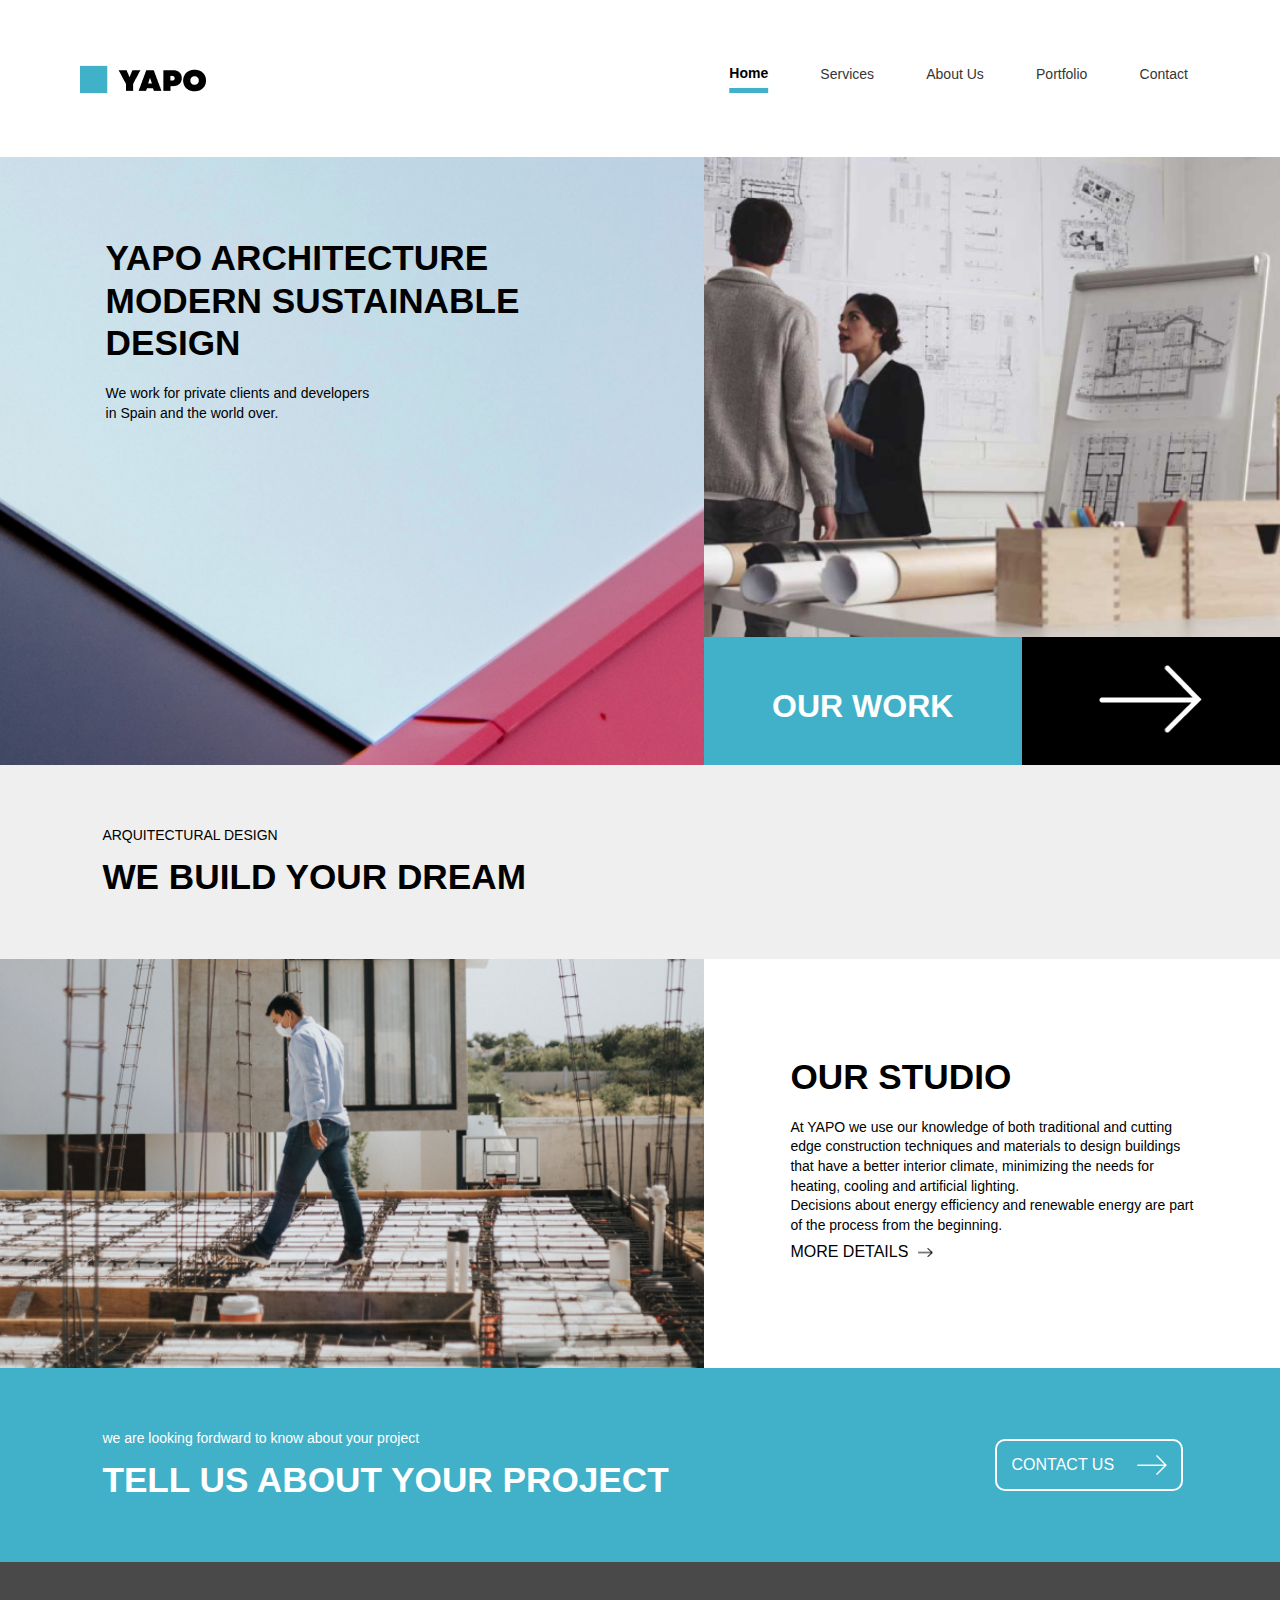
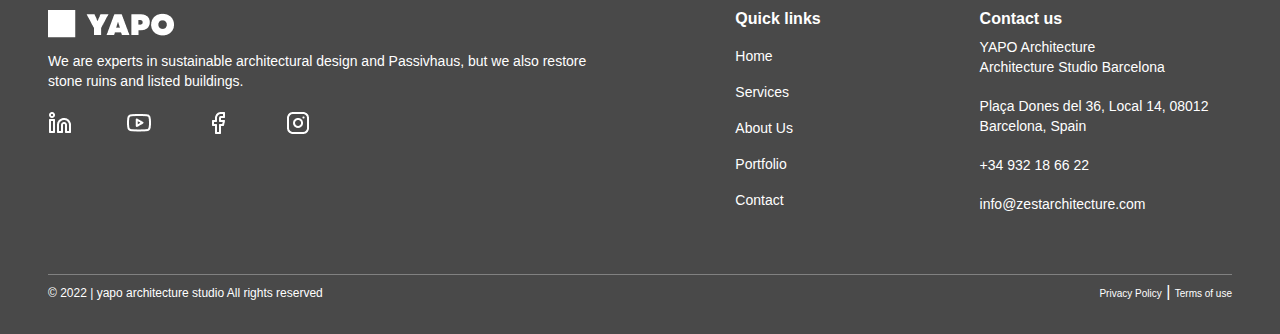
<file: index.html>
<!DOCTYPE html>
<html lang="en">

<head>
    <meta charset="UTF-8">
    <meta http-equiv="X-UA-Compatible" content="IE=edge">
    <meta name="viewport" content="width=device-width,initial-scale=1">
    <link rel="icon" href="./assets/favicon.png" type="image/x-icon" />
    <link rel="stylesheet" href="https://cdnjs.cloudflare.com/ajax/libs/animate.css/4.1.1/animate.min.css" />
    <link rel="stylesheet" href="./CSS/style.css">
    <link rel="stylesheet" href="./CSS/menu1.css">
    <title>YAPO ARQUITECTURA</title>
</head>

<body>
    <!--NAVEGADOR-------------------------------------------------------->
    <header class="header">


        <nav class="header--nav">
            <a href="./index.html" class="nav-logo"> <img src="./assets/yapo.png" alt="LOGO"></a>


            <div class="menuToggle">

                <input type="checkbox" class="input" />
                <section class="lineas">
                    <span></span>
                    <span></span>
                    <span></span>
                </section>

                <ul class="navbar navigation" id="menu">
                    <li class="navigation--current">Home</li>
                    <li> <a href="./secciones/services.html">Services</a> </li>
                    <li> <a href="./secciones/about.html">About Us </a> </li>
                    <li> <a href="./secciones/portfolio.html">Portfolio</a></li>
                    <li> <a href="./secciones/contact.html">Contact</a> </li>
                </ul>
            </div>
        </nav>





        <!-- 
        <nav class="header--nav">
            <ul class="navbar navigation">
                <a class="navigation--logo" href="./index.html"><img src="./assets/yapo.png" alt="LOGO"></a></li>
                <li class="navigation--current">Home</li>
                <li> <a href="./secciones/services.html">Services</a> </li>
                <li> <a href="./secciones/about.html">About Us </a> </li>
                <li> <a href="./secciones/portfolio.html">Portfolio</a></li>
                <li> <a href="./secciones/contact.html">Contact</a> </li>
            </ul>
        </nav> -->


    </header>
    <em class="underlined-animated"></em>
    <!--FIN DE NAVEGADOR-------------------------------------------------------->



    <!--CONTENEDOR 1 -------------------------------------------------------->


    <main class="CONTENEDOR-GRID">

        <div class="encabezado__img--large">

            <h2>yapo ARCHITECTURE<br />
                Modern Sustainable Design</h2>
            <p>We work for private clients and developers <br />in Spain and the world over.</p>
        </div>
        <div class="encabezado__img--small"> </div>
        <button class="btn--doble">
            <a href="./secciones/portfolio.html">
                <p>OUR WORK</p>
            </a>
        </button>
        <button class="btn--dobleNegro">
            <div class="img-button">
                <a href="./secciones/portfolio.html"> <img src="./assets/flecha.png"></a>
            </div>
        </button>

        <section class="separador">
            <p>ARQUITECTURAL DESIGN</p>
            <h2>We Build your dream</h2>
        </section>

        <section class="main__img--aboutUs"> </section>
        <section class="main__text--aboutUs">
            <h2> OUR STUDIO</h2>
            <p>At YAPO we use our knowledge of both traditional and cutting edge construction techniques and materials
                to design buildings that have a better interior climate, minimizing the needs for heating, cooling and
                artificial lighting. <br />Decisions about energy efficiency and renewable energy are part of the
                process from
                the beginning.</p>
            <a href="./secciones/about.html"><button class="btn--plano">MORE DETAILS <img
                        src="./assets/flecha2.png"></button></a>

        </section>

        <!--FIN CONTENEDOR 1 -------------------------------------------------------->

        <!-- CONTENEDOR 2 PARA TODOS -------------------------------------------------------->

        <section class="separador--contact">
            <div class="textos">
                <p>we are looking fordward to know about your project</p>
                <h2>Tell us about your project</h2>
            </div>
            <a href="./secciones/contact.html">
                <button class="btn--simple">
                    <span>Contact Us</span>
                    <img src="./assets/flecha.png">
                </button>
            </a>

        </section>
    </main>

    <!-- FIN CONTENEDOR 2 PARA TODOS -------------------------------------------------------->


    <!--FOOTER  -------------------------------------------------------->

    <footer class="footer">
        <section class="footer__textLinks">



            <div class="footer--shortAbout">
                <img src="assets/yapo-b.png" alt="LOGO">
                <p> We are experts in sustainable architectural design and Passivhaus, but we also restore stone ruins
                    and listed buildings.</p>

                <ul class="footer__social">
                    <li class="social-link"><a href=""><img src="assets/linkedin.png" alt="Linkedin"></a></li>
                    <li class="social-link"><a href=""><img src="assets/youtube.png" alt="youtube"></a></li>
                    <li class="social-link"><a href=""><img src="assets/facebook.png" alt="facebook"></a></li>
                    <li class="social-link"><a href=""><img src="assets/instagram.png" alt="instagram"></a></li>
                </ul>
            </div>




            <div class="footer--quickLinks">
                <h3> Quick links</h3>
                <nav class="footer__nav">
                    <ul class="footer__nav--quickLink">
                        <li class="footer-links"> <a href="#">Home</a></li>
                        <li class="footer-links"> <a href="#">Services</a> </li>
                        <li class="footer-links"> <a href="#">About Us </a></li>
                        <li class="footer-links"> <a href="#">Portfolio</a> </li>
                        <li class="footer-links"> <a href="#">Contact</a> </li>
                    </ul>
                </nav>
            </div>



            <div class=footer--contacto>
                <h3> Contact us</h3>
                <p> YAPO Architecture<br />
                    Architecture Studio Barcelona<br /><br />

                    Plaça Dones del 36, Local 14, 08012<br />
                    Barcelona, Spain<br /><br />

                    +34 932 18 66 22<br /><br />

                    info@zestarchitecture.com<br /><br /></p>
            </div>
        </section>

        <section class="footer--legales">

            <p>© 2022 | yapo architecture studio All rights reserved</p>

            <ul class="footer__nav--legales">
                <li> <a href="#">Privacy Policy</a> </li> |
                <li> <a href="#">Terms of use </li>
            </ul>

        </section>
    </footer>


    <!--FIN FOOTER  -------------------------------------------------------->

</body>

</html>
</file>
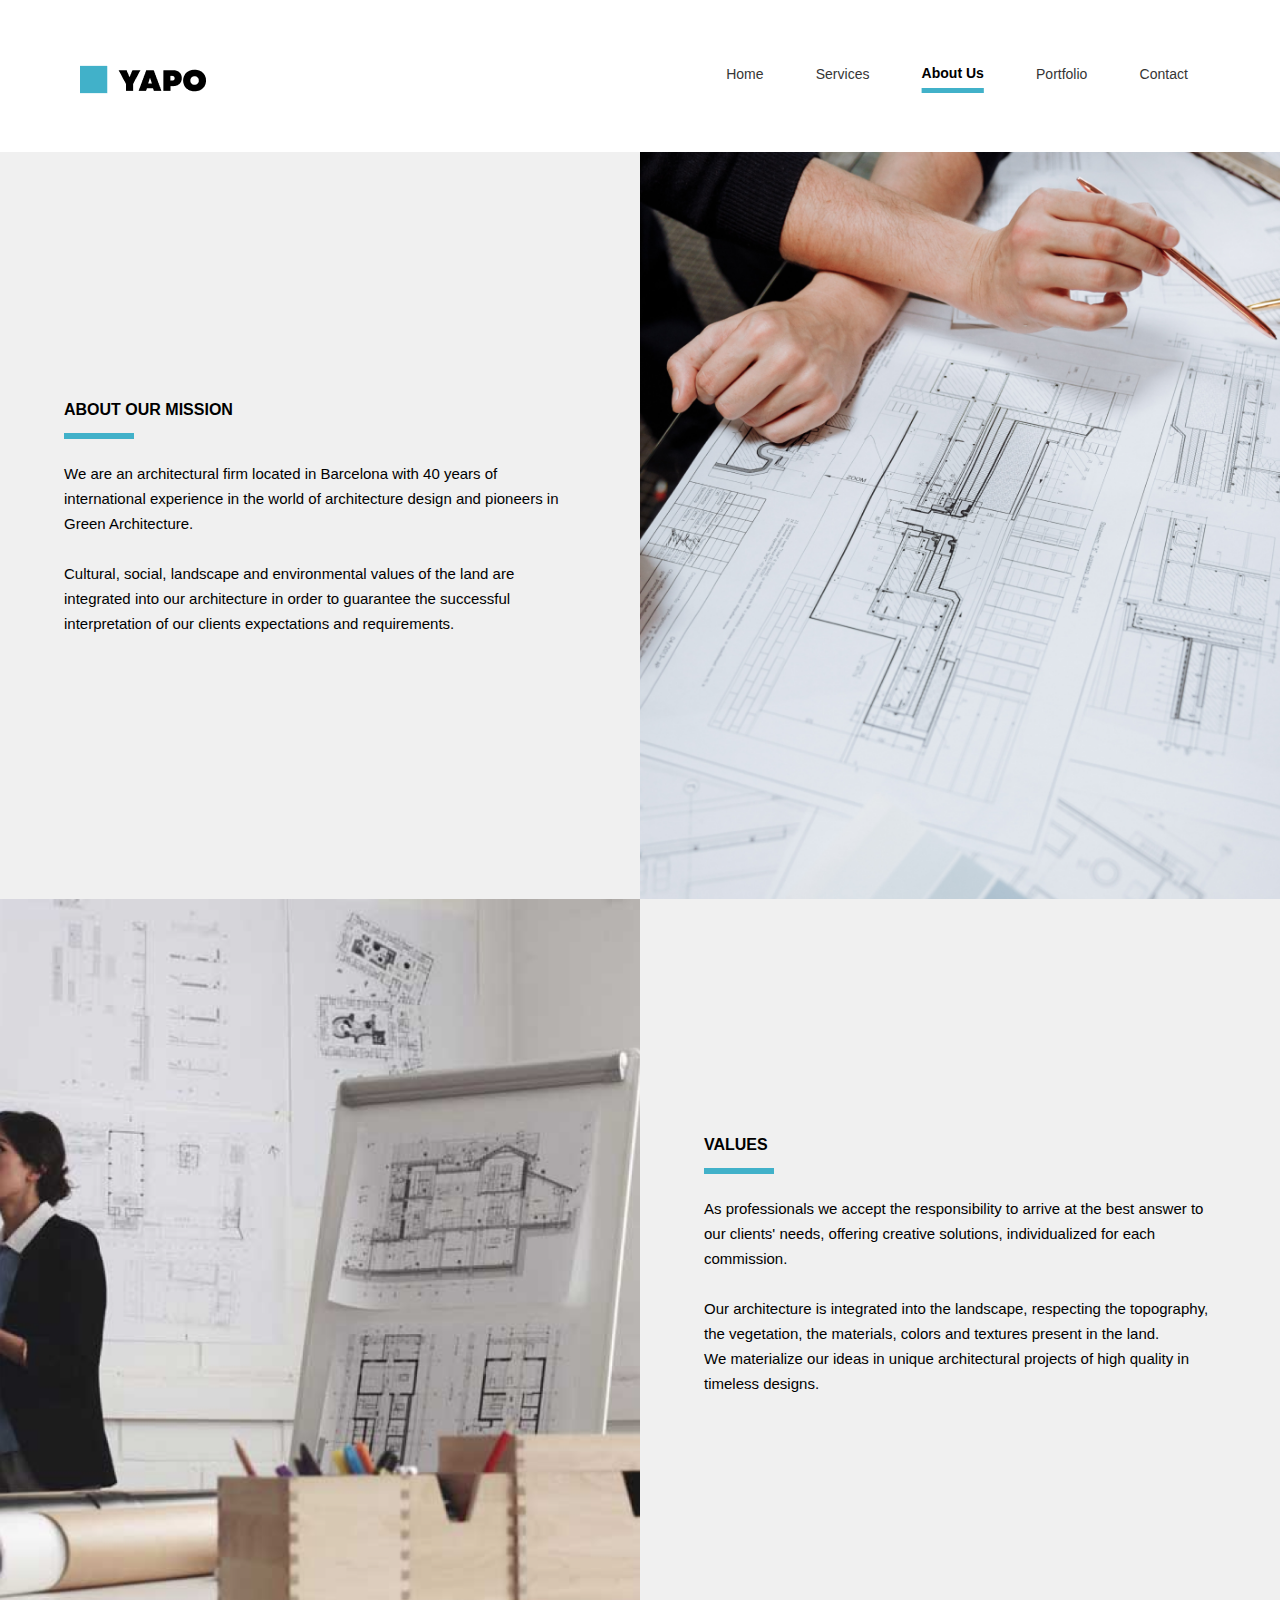
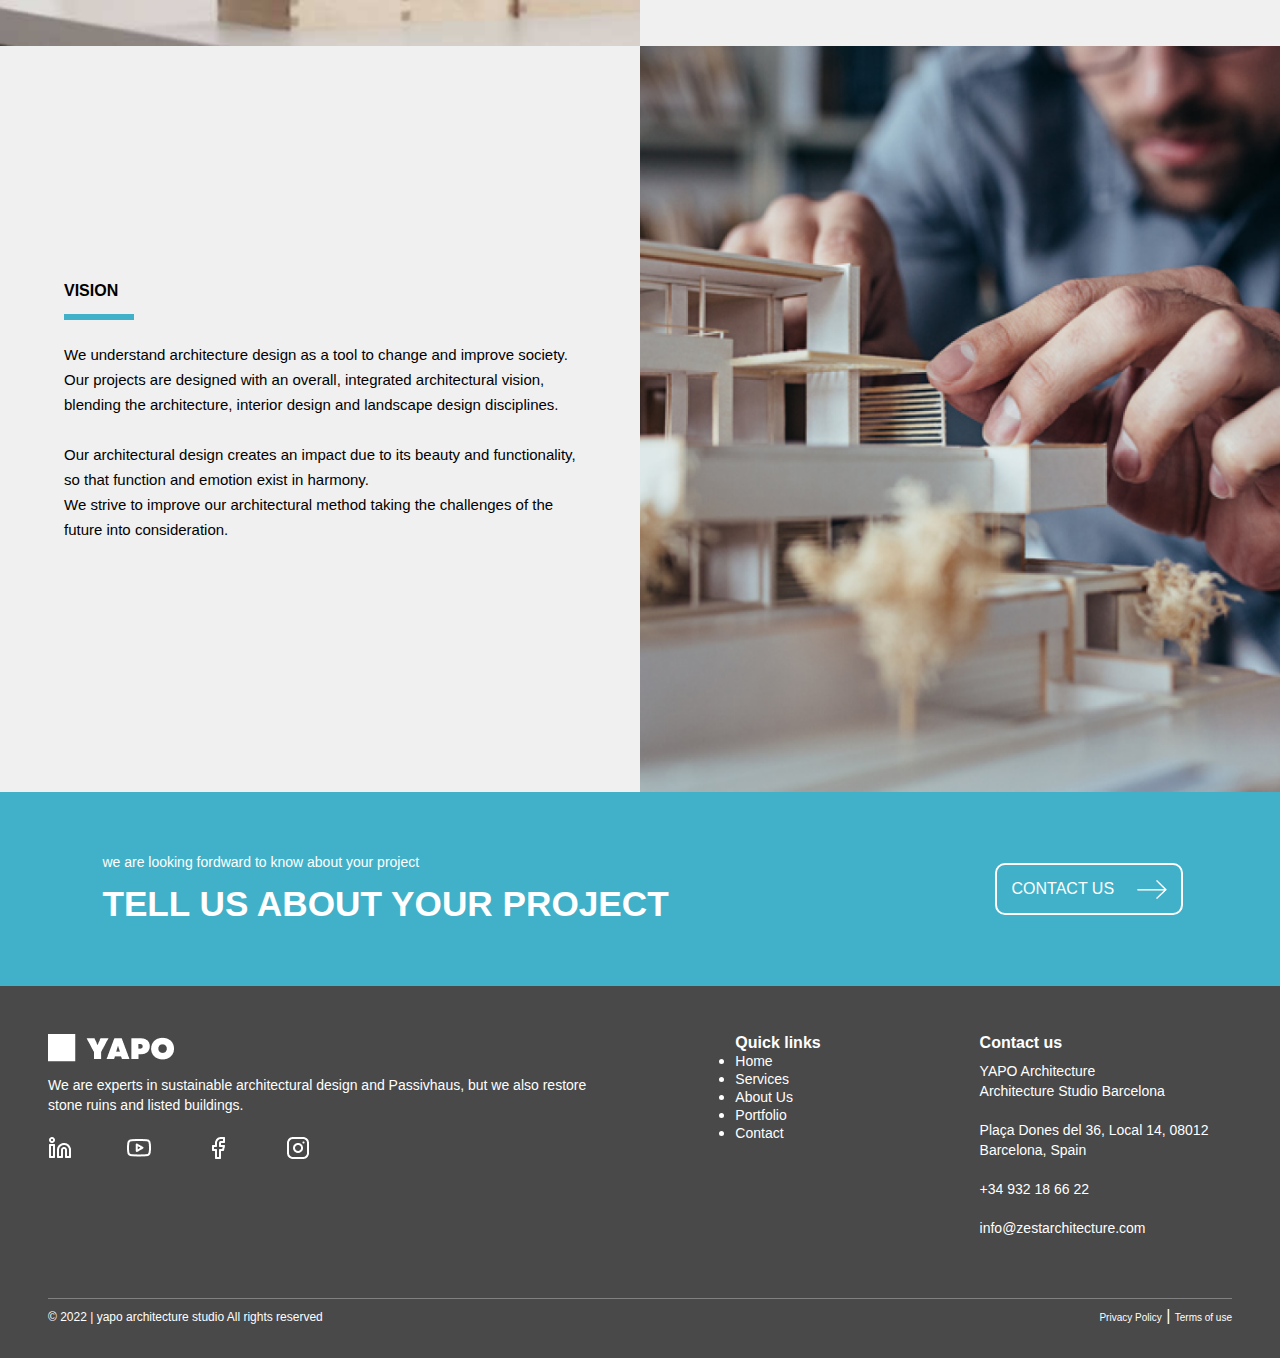
<file: secciones/about.html>
<!DOCTYPE html>
<html lang="en">

<head>
    <meta charset="UTF-8">
    <meta http-equiv="X-UA-Compatible" content="IE=edge">
    <meta name="viewport" content="width=device-width, initial-scale=1.0">
    <link rel="stylesheet" href="https://cdnjs.cloudflare.com/ajax/libs/animate.css/4.1.1/animate.min.css" />
    <link rel="stylesheet" href="../CSS/style.css">
    <link rel="stylesheet" href="../CSS/menu1.css">
    <link rel="icon" href="../assets/favicon.png" type="image/x-icon" />
    <title>YAPO ARQUITECTURA</title>
</head>

<body>


    <!--NAVEGADOR-------------------------------------------------------->
    <header class="header">

        <nav class="header--nav">
            <a href="../index.html" class="nav-logo"> <img src="../assets/yapo.png" alt="LOGO"></a>

            <div class="menuToggle">

                <input type="checkbox" class="input" />
                <section class="lineas">
                    <span></span>
                    <span></span>
                    <span></span>
                </section>

                <ul class="navbar navigation" id="menu">
                    <li> <a href="../index.html">Home</li>
                    <li> <a href="./services.html">Services</a> </li>
                    <li class="navigation--current"> About Us </li>
                    <li> <a href="./portfolio.html">Portfolio</a></li>
                    <li> <a href="./contact.html">Contact</a> </li>
                </ul>
            </div>
        </nav>

    </header>

    <!--FIN DE NAVEGADOR-------------------------------------------------------->


    <!--ABOUT US -->

    <main class="main-about">

        <section class="main__text--mission">
            <h3> ABOUT OUR MISSION</h3>
            <hr>
            <p>We are an architectural firm located in Barcelona with 40 years of international experience in the world
                of architecture design and pioneers in Green Architecture. <br /><br />

                Cultural, social, landscape and environmental values of the land are integrated into our architecture in
                order to guarantee the successful interpretation of our clients expectations and requirements.
            </p>
        </section>
        <section class="main__img--mission">
            <img src="../assets/mission.png" alt="">
        </section>


        <section class="main__img--mission values">
            <img src="../assets/values.png" alt="">
        </section>
        <section class="main__text--mission">
            <h3> VALUES</h3>
            <hr>
            <p>As professionals we accept the responsibility to arrive at the best answer to our clients' needs,
                offering creative solutions, individualized for each commission.<br /><br />

                Our architecture is integrated into the landscape, respecting the topography, the vegetation, the
                materials, colors and textures present in the land.<br />
                We materialize our ideas in unique architectural projects of high quality in timeless designs.
            </p>
        </section>



        <section class="main__text--mission">
            <h3> VISION</h3>
            <hr>
            <p>We understand architecture design as a tool to change and improve society.<br />
                Our projects are designed with an overall, integrated architectural vision, blending the architecture,
                interior design and landscape design disciplines.
                <br /><br />
                Our architectural design creates an impact due to its beauty and functionality, so that function and
                emotion exist in harmony.<br />
                We strive to improve our architectural method taking the challenges of the future into consideration.

            </p>
        </section>
        <section class="main__img--mission">
            <img src="../assets/vision.png" alt="">
        </section>



    </main>

    <!--FIN ABOUT US -->




    <!-- CONTENEDOR 2 PARA TODOS -------------------------------------------------------->

    <section class="separador--contact">
        <div class="textos">
            <p>we are looking fordward to know about your project</p>
            <h2>Tell us about your project</h2>
        </div>
        <a href="./secciones/contact.html">
            <button class="btn--simple">
                <span>Contact Us</span>
                <img src="../assets/flecha.png">
            </button>
        </a>

    </section>


    <!-- FIN CONTENEDOR 2 PARA TODOS -------------------------------------------------------->


    <!--FOOTER  -------------------------------------------------------->

    <footer class="footer">
        <section class="footer__textLinks">



            <div class="footer--shortAbout">
                <img src="../assets/yapo-b.png" alt="LOGO">
                <p> We are experts in sustainable architectural design and Passivhaus, but we also restore stone ruins
                    and listed buildings.</p>

                <ul class="footer__social">
                    <li class="social-link"><a href=""><img src="../assets/linkedin.png" alt="Linkedin"></a></li>
                    <li class="social-link"><a href=""><img src="../assets/youtube.png" alt="youtube"></a></li>
                    <li class="social-link"><a href=""><img src="../assets/facebook.png" alt="facebook"></a></li>
                    <li class="social-link"><a href=""><img src="../assets/instagram.png" alt="instagram"></a></li>
                </ul>
            </div>




            <div class="footer--quickLinks">
                <h3> Quick links</h3>
                <nav class="footer__nav">
                    <ul class="footer__nav--quickLink">
                        <li> <a href="#">Home</a></li>
                        <li> <a href="#">Services</a> </li>
                        <li> <a href="#">About Us </a></li>
                        <li> <a href="#">Portfolio</a> </li>
                        <li> <a href="#">Contact</a> </li>
                    </ul>
                </nav>
            </div>



            <div class=footer--contacto>
                <h3> Contact us</h3>
                <p> YAPO Architecture<br />
                    Architecture Studio Barcelona<br /><br />

                    Plaça Dones del 36, Local 14, 08012<br />
                    Barcelona, Spain<br /><br />

                    +34 932 18 66 22<br /><br />

                    info@zestarchitecture.com<br /><br /></p>
            </div>
        </section>

        <section class="footer--legales">

            <p>© 2022 | yapo architecture studio All rights reserved</p>

            <ul class="footer__nav--legales">
                <li> <a href="#">Privacy Policy</a> </li> |
                <li> <a href="#">Terms of use </li>
            </ul>

        </section>
    </footer>


    <!--FIN FOOTER  -------------------------------------------------------->




</body>

</html>
</file>
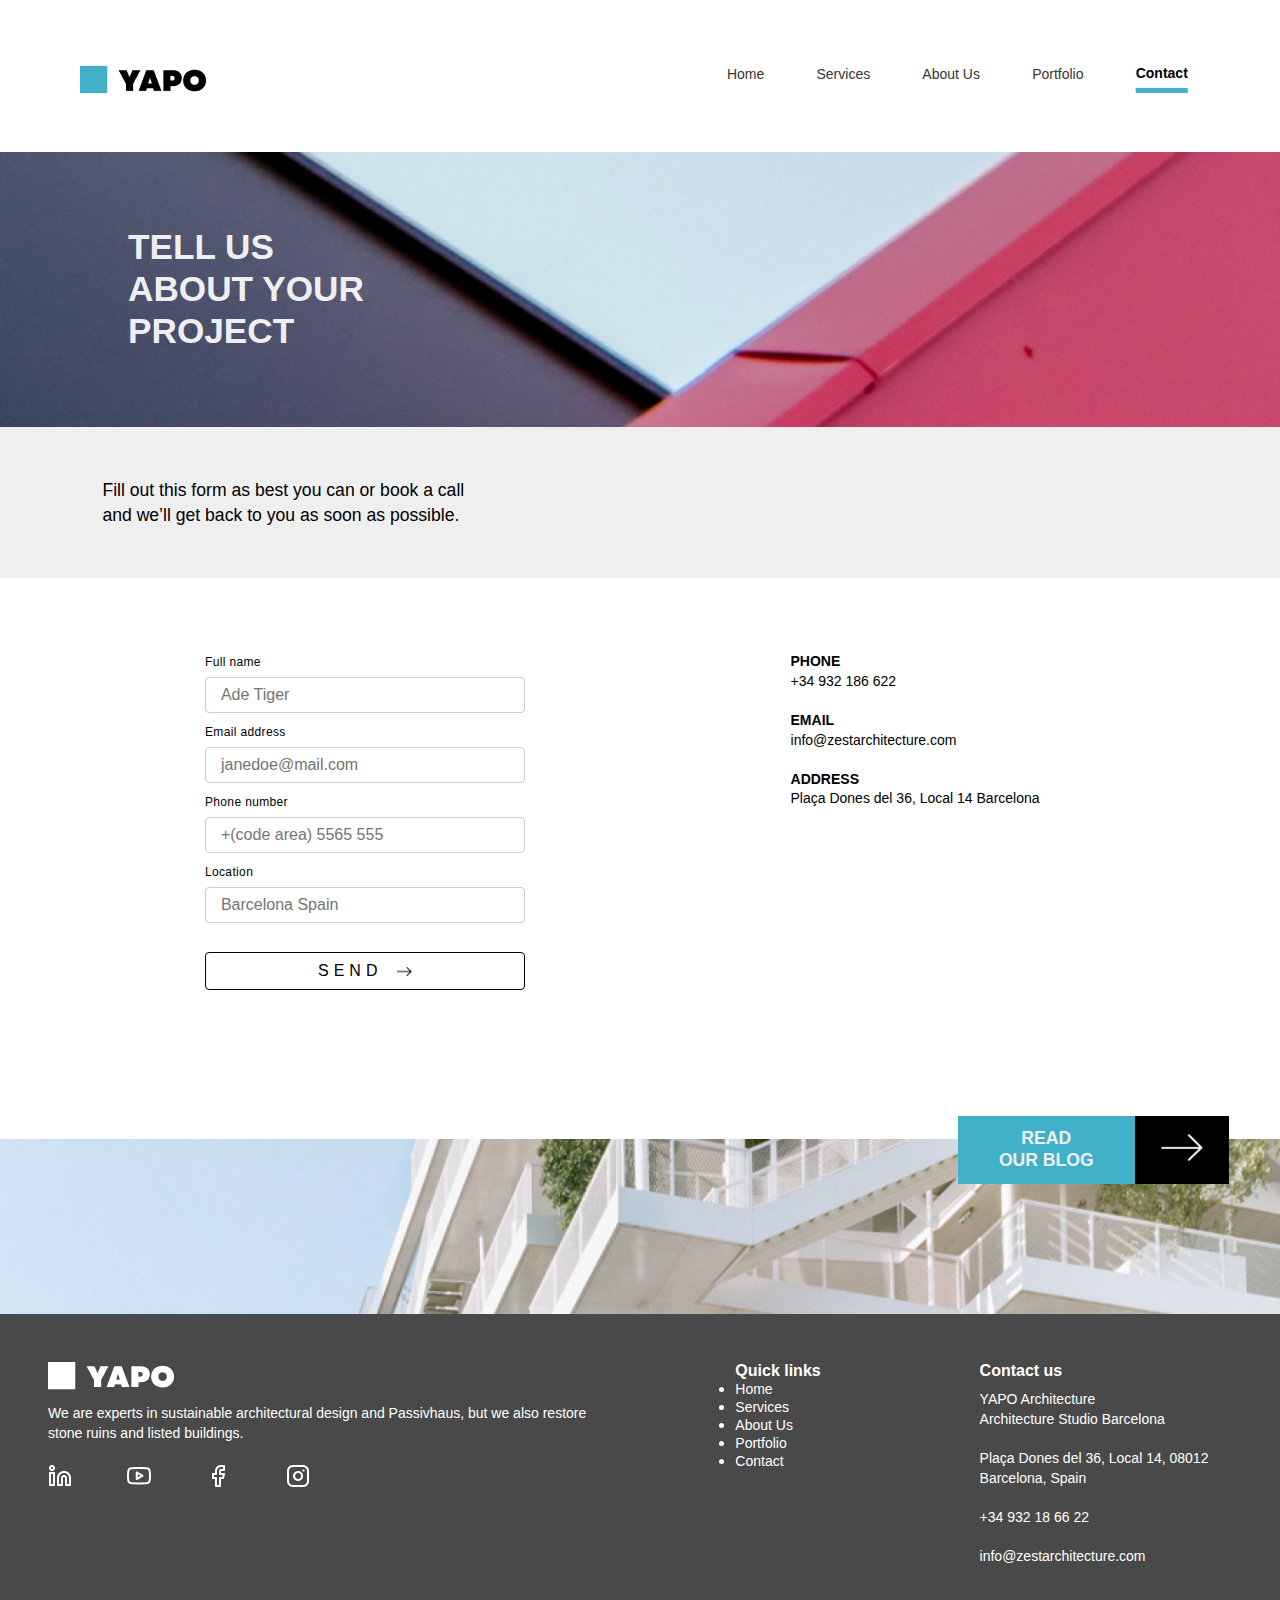
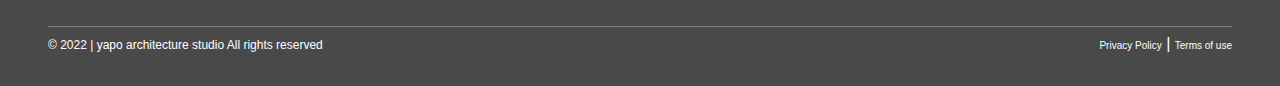
<file: secciones/contact.html>
<!DOCTYPE html>
<html lang="en">

<head>
    <meta charset="UTF-8">
    <meta http-equiv="X-UA-Compatible" content="IE=edge">
    <meta name="viewport" content="width=device-width, initial-scale=1.0">
    <link rel="stylesheet" href="https://cdnjs.cloudflare.com/ajax/libs/animate.css/4.1.1/animate.min.css" />
    <link rel="stylesheet" href="../CSS/style.css">
    <link rel="stylesheet" href="../CSS/menu1.css">
    <link rel="icon" href="../assets/favicon.png" type="image/x-icon" />
    <title>YAPO ARQUITECTURA</title>
</head>



<!--NAVEGADOR-------------------------------------------------------->
<header class="header"> 


    <nav class="header--nav">
        <a href="../index.html" class="nav-logo"> <img src="../assets/yapo.png" alt="LOGO"></a>

        <div class="menuToggle">

            <input type="checkbox" class="input" />
            <section class="lineas">
                <span></span>
                <span></span>
                <span></span>
            </section>

            <ul class="navbar navigation" id="menu">
                <li> <a href="../index.html">Home</li>
                <li> <a href="./services.html">Services</a> </li>
                <li> <a href="./about.html">About Us </a> </li>
                <li> <a href="./portfolio.html">Portfolio</a></li>
                <li class="navigation--current"> Contact </li>
            </ul>
        </div>
    </nav>


</header>

<!--FIN DE NAVEGADOR-------------------------------------------------------->


<body>
    <!--CONTACTO-------------------------------------------------------->

    <section class="encabezado--contacto">

        <h2>Tell us <br>
            about your <br> Project
        </h2>



    </section>
    <!--ENCABEZADO END-->

    <!--SEPARADOR GREY-->
    <section class="separador">
        <span class="separados__p--contacto">Fill out this form as best you can or book a call <br>
            and we’ll get back to you as soon as possible.
    </section>

    <main class="container--contacto">

        <!--service 1-->
        <section class="main--contacto">
            <form action="GET" target="_blank">

                <label for="name">Full name</label>
                <input id="name" type="text" placeholder="Ade Tiger" required />

                <label for="email">Email address</label>
                <input id="email" type="email" placeholder="janedoe@mail.com" required />

                <label for="Phone">Phone number</label>
                <input id="phonenumber" type="phone" placeholder="+(code area) 5565 555" />

                <label for="located">Location</label>
                <input id="located" type="location" placeholder="Barcelona Spain" required />


                <button class="btn--send" type="submit"> <span> Send </span><img src="../assets/flecha2.png"> </button>



            </form>
        </section>

        <!--service 2-->
        <section class="main--contacto">

            <p><b>PHONE</b> <br>
                +34 932 186 622 <br><br>

                <b>EMAIL</b> <br>
                <a href="mailto:#"> info@zestarchitecture.com </a> <br><br>

                <b>ADDRESS</b> <br>
                Plaça Dones del 36, Local 14 Barcelona
            </p>
        </section>



    </main>

    <section class="separador--blog">
        <button class="btn__blog--doble">
            <p>READ<br />OUR BLOG</p>
            <button class="btn__blogNegro"><img src="../assets/flecha.png"></button>
        </button>

    </section>

    <!--FIN CONTACTO-------------------------------------------------------->


    <!--FOOTER  -------------------------------------------------------->

    <footer class="footer">
        <section class="footer__textLinks">



            <div class="footer--shortAbout">
                <img src="../assets/yapo-b.png" alt="LOGO">
                <p> We are experts in sustainable architectural design and Passivhaus, but we also restore stone
                    ruins
                    and listed buildings.</p>

                <ul class="footer__social">
                    <li class="social-link"><a href=""><img src="../assets/linkedin.png" alt="Linkedin"></a></li>
                    <li class="social-link"><a href=""><img src="../assets/youtube.png" alt="youtube"></a></li>
                    <li class="social-link"><a href=""><img src="../assets/facebook.png" alt="facebook"></a></li>
                    <li class="social-link"><a href=""><img src="../assets/instagram.png" alt="instagram"></a></li>
                </ul>
            </div>




            <div class="footer--quickLinks">
                <h3> Quick links</h3>
                <nav class="footer__nav">
                    <ul class="footer__nav--quickLink">
                        <li> <a href="#">Home</a></li>
                        <li> <a href="#">Services</a> </li>
                        <li> <a href="#">About Us </a></li>
                        <li> <a href="#">Portfolio</a> </li>
                        <li> <a href="#">Contact</a> </li>
                    </ul>
                </nav>
            </div>



            <div class=footer--contacto>
                <h3> Contact us</h3>
                <p> YAPO Architecture<br />
                    Architecture Studio Barcelona<br /><br />

                    Plaça Dones del 36, Local 14, 08012<br />
                    Barcelona, Spain<br /><br />

                    +34 932 18 66 22<br /><br />

                    info@zestarchitecture.com<br /><br /></p>
            </div>
        </section>

        <section class="footer--legales">

            <p>© 2022 | yapo architecture studio All rights reserved</p>

            <ul class="footer__nav--legales">
                <li> <a href="#">Privacy Policy</a> </li> |
                <li> <a href="#">Terms of use </li>
            </ul>

        </section>
    </footer>


    <!--FIN FOOTER  -------------------------------------------------------->




</body>

</html>
</file>
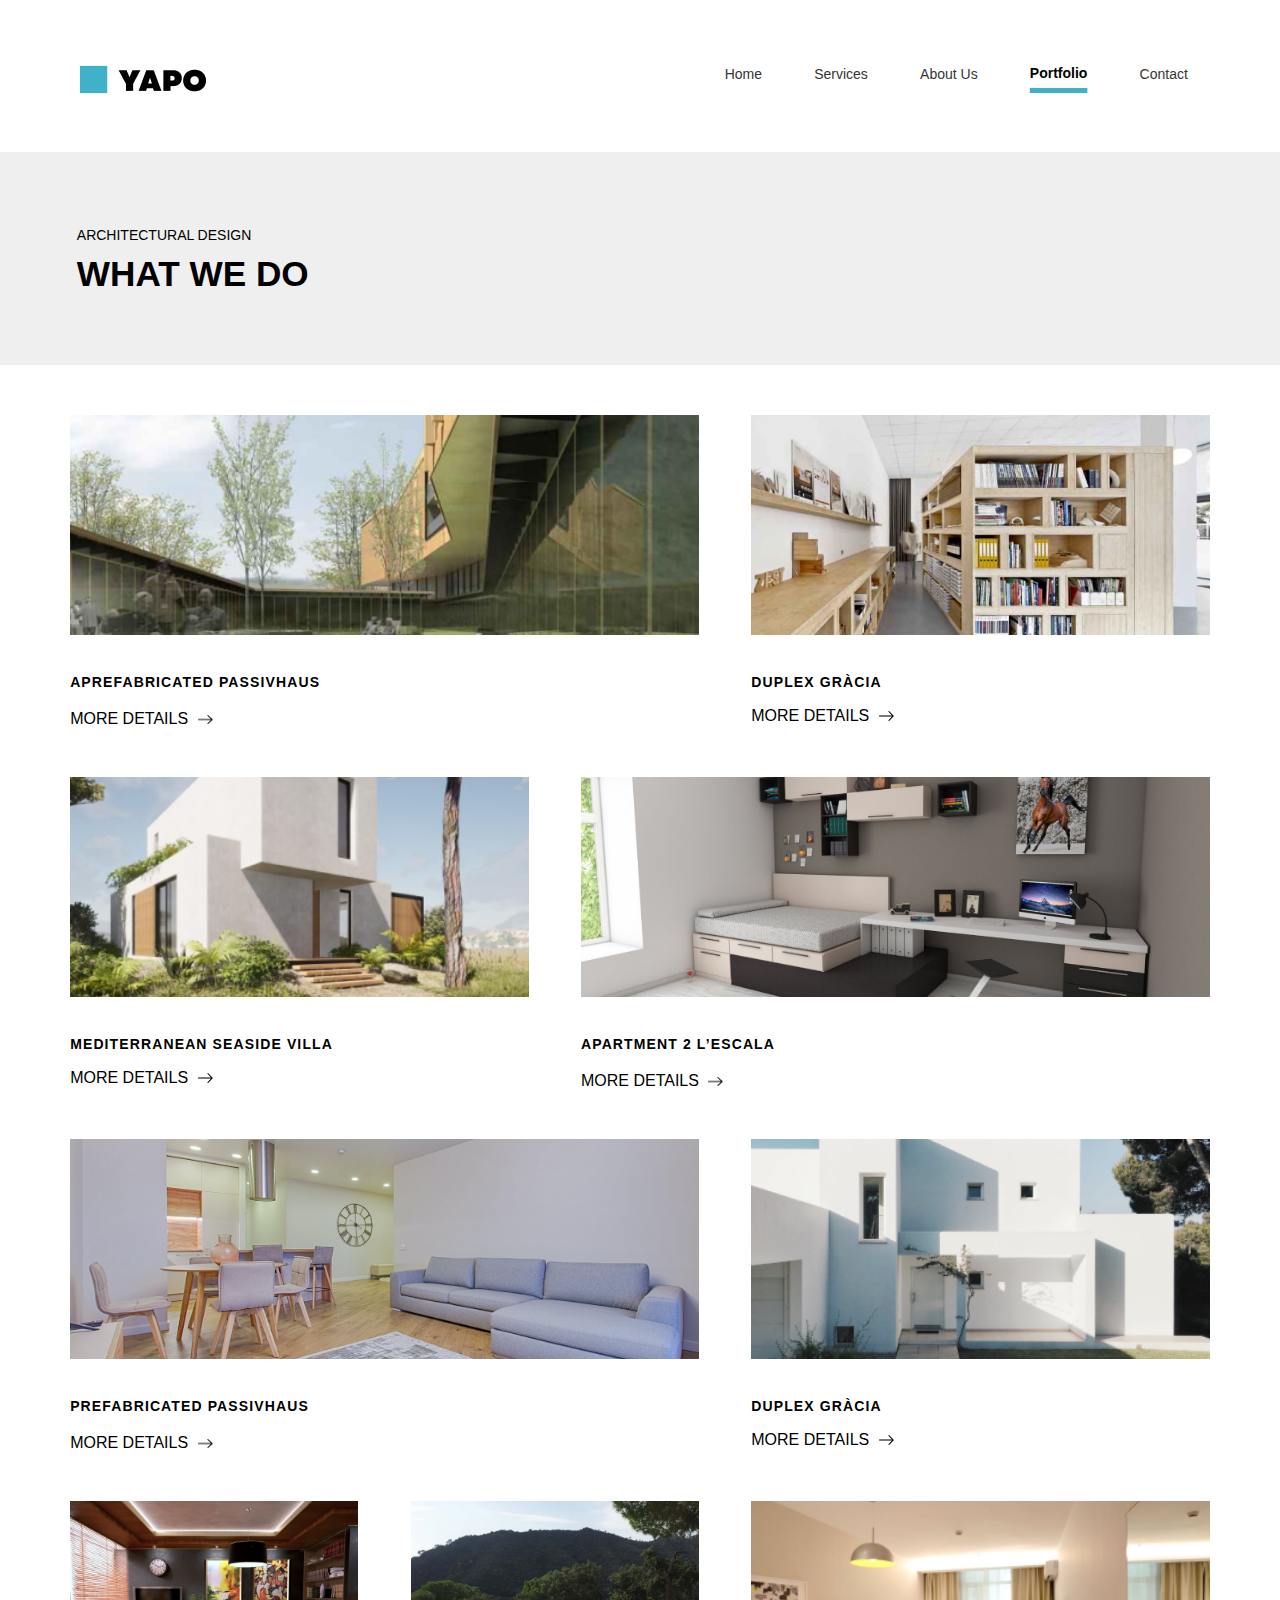
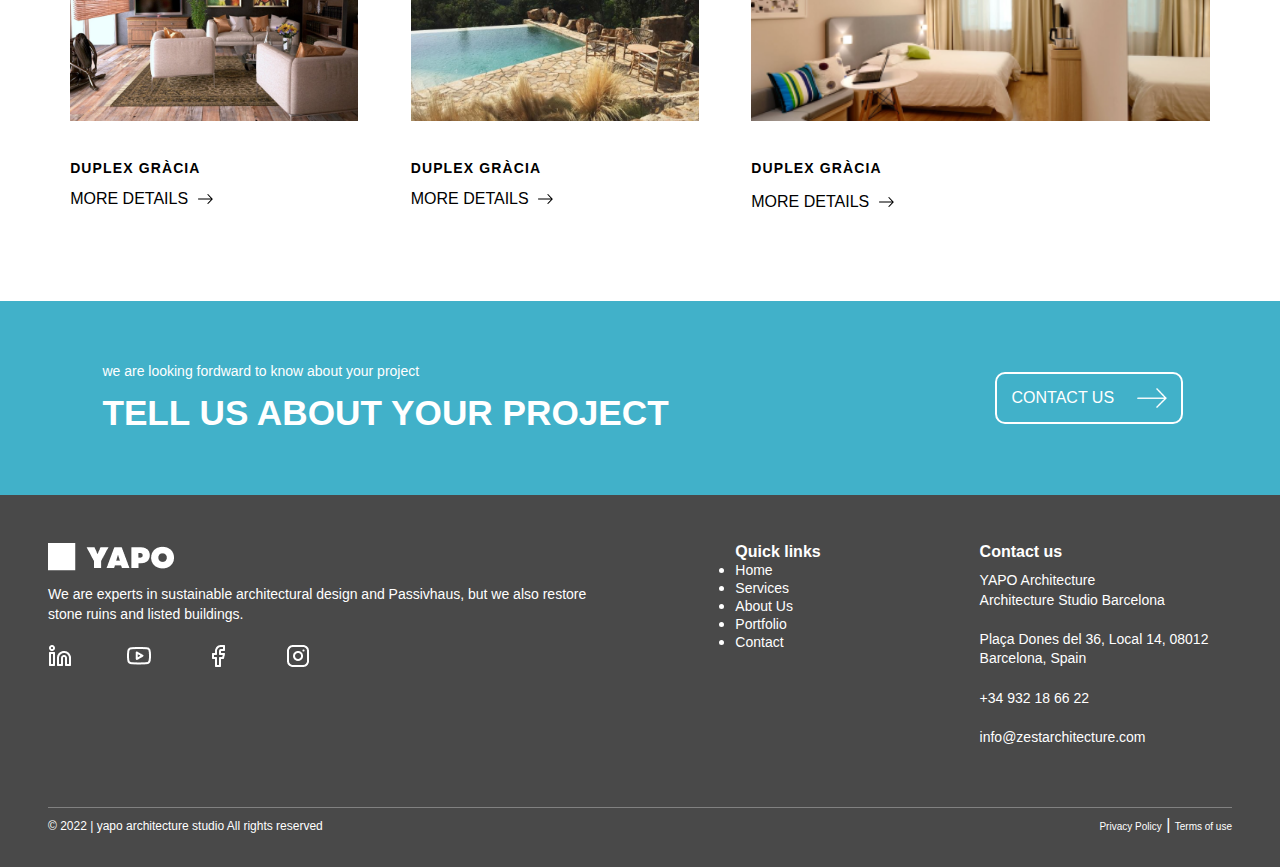
<file: secciones/portfolio.html>
<!DOCTYPE html>
<html lang="en">

<head>
    <meta charset="UTF-8">
    <meta http-equiv="X-UA-Compatible" content="IE=edge">
    <meta name="viewport" content="width=device-width, initial-scale=1.0">
    <link rel="stylesheet" href="https://cdnjs.cloudflare.com/ajax/libs/animate.css/4.1.1/animate.min.css" />
    <link rel="stylesheet" href="../CSS/style.css">
    <link rel="stylesheet" href="../CSS/menu1.css">
    <link rel="icon" href="../assets/favicon.png" type="image/x-icon" />
    <title>YAPO ARQUITECTURA</title>
</head>

<body>

    <!--NAVEGADOR-------------------------------------------------------->
    <header class="header">


        <nav class="header--nav">
            <a href="../index.html" class="nav-logo"> <img src="../assets/yapo.png" alt="LOGO"></a>

            <div class="menuToggle">

                <input type="checkbox" class="input" />
                <section class="lineas">
                    <span></span>
                    <span></span>
                    <span></span>
                </section>

                <ul class="navbar navigation" id="menu">
                    <li> <a href="../index.html">Home</li>
                    <li> <a href="./services.html">Services</a> </li>
                    <li> <a href="./about.html">About Us </a> </li>
                    <li class="navigation--current"> Portfolio</li>
                    <li> <a href="./contact.html">Contact</a> </li>
                </ul>
            </div>
        </nav>


    </header>

    <!--FIN DE NAVEGADOR-------------------------------------------------------->

    <!--PORTFOLIO-------------------------------------------------------->


    <body>


        <section class="encabezado--portfolio">

            <p>ARCHITECTURAL DESIGN </p>
            <h2>WHAT WE DO</h2>



        </section>
        <!--ENCABEZADO END-->



        <main class="container--portfolio">

            <!--service 1-->
            <section class="main--portfolio img1">
                <img src="../assets/PORTFOLIO1.png">
                <div class="textos">
                    <h3>APrefabricated Passivhaus</h3>
                    <button class="btn--plano">MORE DETAILS <img src="../assets/flecha2.png" alt=""> </button>
                </div>
            </section>


            <!--service 2-->
            <section class="main--portfolio img2">
                <img src="../assets/PORTFOLIO2.png">
                <div class="textos">
                    <h3>DUPLEX GRÀCIA</h3>
                    <button class="btn--plano">MORE DETAILS <img src="../assets/flecha2.png" alt=""> </button>
                </div>
            </section>



            <!--service 3-->
            <section class="main--portfolio img3">
                <img src="../assets/PORTFOLIO3.png">
                <div class="textos">
                    <h3>MEDITERRANEAN SEASIDE VILLA</h3>
                    <button class="btn--plano">MORE DETAILS <img src="../assets/flecha2.png" alt=""> </button>
                </div>
            </section>


            <!--service 4-->
            <section class="main--portfolio img4">
                <img src="../assets/PORTFOLIO4.png">
                <div class="textos">
                    <h3>APARTMENT 2 L’ESCALA</h3>
                    <button class="btn--plano">MORE DETAILS <img src="../assets/flecha2.png" alt=""> </button>
                </div>
            </section>



            <!--service 5-->
            <section class="main--portfolio img5">
                <img src="../assets/PORTFOLIO5.png">
                <div class="textos">
                    <h3>PREFABRICATED PASSIVHAUS</h3>
                    <button class="btn--plano">MORE DETAILS <img src="../assets/flecha2.png" alt=""> </button>
                </div>
            </section>


            <!--service 6-->
            <section class="main--portfolio img6">
                <img src="../assets/PORTFOLIO6.png">
                <div class="textos">
                    <h3>DUPLEX GRÀCIA</h3>
                    <button class="btn--plano">MORE DETAILS <img src="../assets/flecha2.png" alt=""> </button>
                </div>
            </section>


            <!--service 7-->
            <section class="main--portfolio img7">
                <img src="../assets/PORTFOLIO7.png">
                <div class="textos">
                    <h3>DUPLEX GRÀCIA</h3>
                    <button class="btn--plano">MORE DETAILS <img src="../assets/flecha2.png" alt=""> </button>
                </div>
            </section>



            <!--service 8-->
            <section class="main--portfolio img8">
                <img src="../assets/PORTFOLIO8.png">
                <div class="textos">
                    <h3>DUPLEX GRÀCIA</h3>
                    <button class="btn--plano">MORE DETAILS <img src="../assets/flecha2.png" alt=""> </button>
                </div>
            </section>


            <!--service 9-->
            <section class="main--portfolio img9">
                <img src="../assets/PORTFOLIO9.png">
                <div class="textos">
                    <h3>DUPLEX GRÀCIA</h3>
                    <button class="btn--plano">MORE DETAILS <img src="../assets/flecha2.png" alt=""> </button>
                </div>
            </section>
        </main>





        <!--FIN PORTFOLIO-------------------------------------------------------->



        <!-- CONTENEDOR 2 PARA TODOS -------------------------------------------------------->

        <section class="separador--contact">
            <div class="textos">
                <p>we are looking fordward to know about your project</p>
                <h2>Tell us about your project</h2>
            </div>
            <a href="./secciones/contact.html">
                <button class="btn--simple">
                    <span>Contact Us</span>
                    <img src="../assets/flecha.png">
                </button>
            </a>

        </section>


        <!-- FIN CONTENEDOR 2 PARA TODOS -------------------------------------------------------->


        <!--FOOTER  -------------------------------------------------------->

        <footer class="footer">
            <section class="footer__textLinks">



                <div class="footer--shortAbout">
                    <img src="../assets/yapo-b.png" alt="LOGO">
                    <p> We are experts in sustainable architectural design and Passivhaus, but we also restore stone
                        ruins
                        and listed buildings.</p>

                    <ul class="footer__social">
                        <li class="social-link"><a href=""><img src="../assets/linkedin.png" alt="Linkedin"></a></li>
                        <li class="social-link"><a href=""><img src="../assets/youtube.png" alt="youtube"></a></li>
                        <li class="social-link"><a href=""><img src="../assets/facebook.png" alt="facebook"></a></li>
                        <li class="social-link"><a href=""><img src="../assets/instagram.png" alt="instagram"></a></li>
                    </ul>
                </div>




                <div class="footer--quickLinks">
                    <h3> Quick links</h3>
                    <nav class="footer__nav">
                        <ul class="footer__nav--quickLink">
                            <li> <a href="#">Home</a></li>
                            <li> <a href="#">Services</a> </li>
                            <li> <a href="#">About Us </a></li>
                            <li> <a href="#">Portfolio</a> </li>
                            <li> <a href="#">Contact</a> </li>
                        </ul>
                    </nav>
                </div>



                <div class=footer--contacto>
                    <h3> Contact us</h3>
                    <p> YAPO Architecture<br />
                        Architecture Studio Barcelona<br /><br />

                        Plaça Dones del 36, Local 14, 08012<br />
                        Barcelona, Spain<br /><br />

                        +34 932 18 66 22<br /><br />

                        info@zestarchitecture.com<br /><br /></p>
                </div>
            </section>

            <section class="footer--legales">

                <p>© 2022 | yapo architecture studio All rights reserved</p>

                <ul class="footer__nav--legales">
                    <li> <a href="#">Privacy Policy</a> </li> |
                    <li> <a href="#">Terms of use </li>
                </ul>

            </section>
        </footer>


        <!--FIN FOOTER  -------------------------------------------------------->




    </body>

</html>
</file>
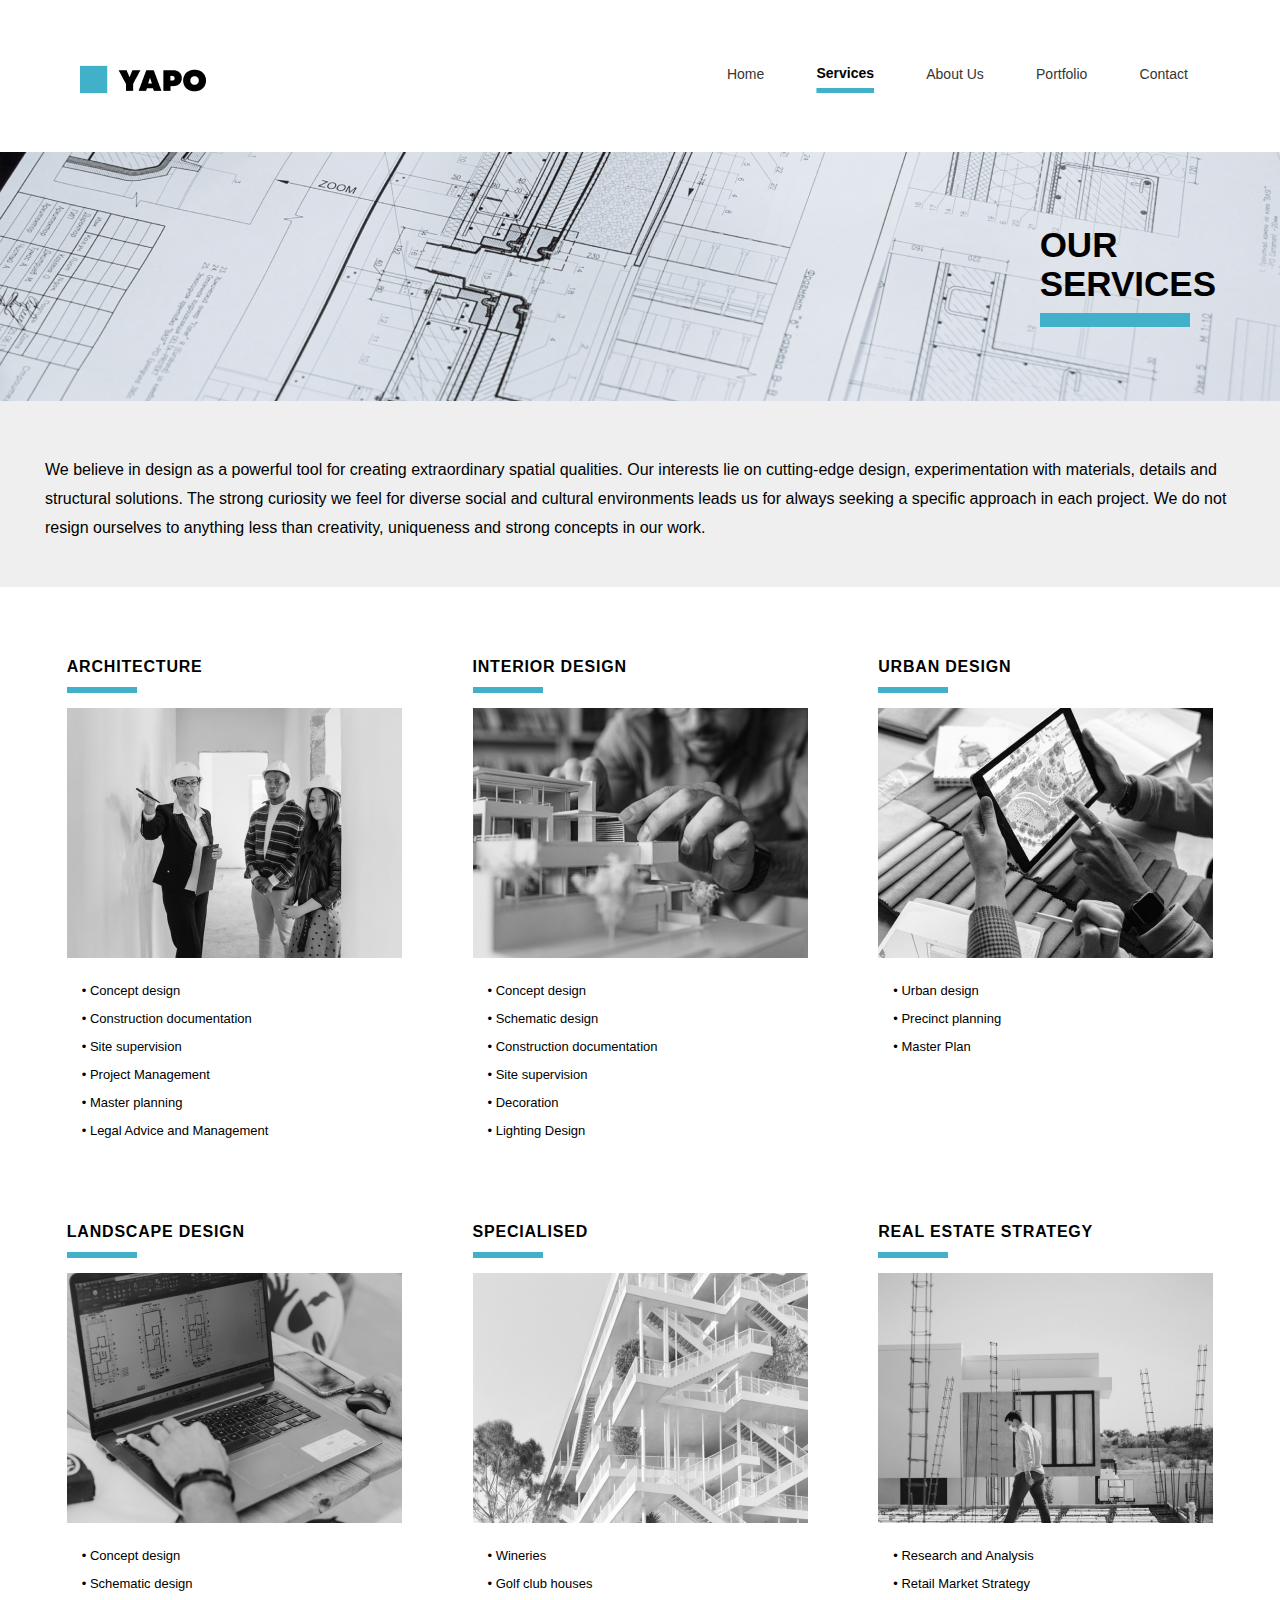
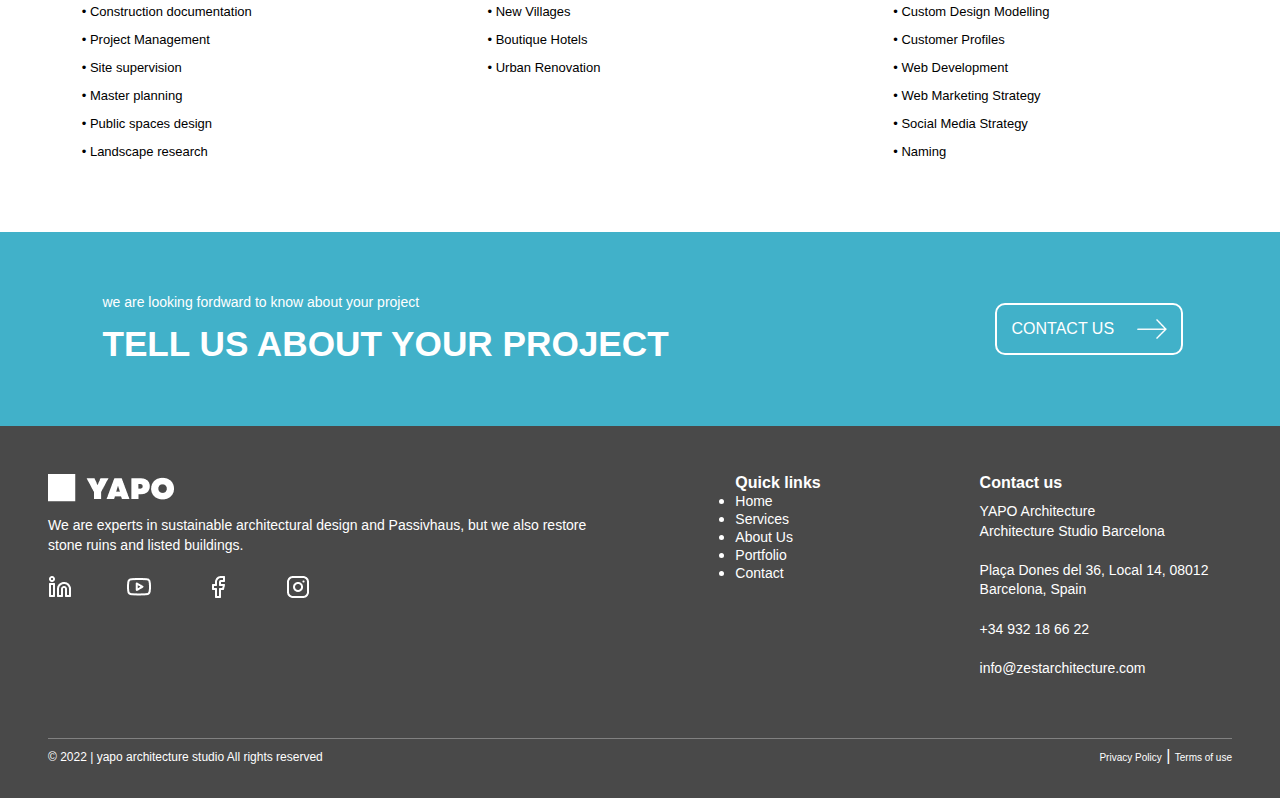
<file: secciones/services.html>
<!DOCTYPE html>
<html lang="en">

<head>
    <meta charset="UTF-8">
    <meta http-equiv="X-UA-Compatible" content="IE=edge">
    <meta name="viewport" content="width=device-width, initial-scale=1.0">
    <link rel="stylesheet" href="https://cdnjs.cloudflare.com/ajax/libs/animate.css/4.1.1/animate.min.css" />
    <link rel="stylesheet" href="../CSS/style.css">
    <link rel="stylesheet" href="../CSS/menu1.css">
    <link rel="icon" href="../assets/favicon.png" type="image/x-icon" />
    <title>YAPO ARQUITECTURA</title>
</head>

<body>


    <!--NAVEGADOR-------------------------------------------------------->
    <header class="header">

        <nav class="header--nav">
            <a href="../index.html" class="nav-logo"> <img src="../assets/yapo.png" alt="LOGO"></a>

            <div class="menuToggle">

                <input type="checkbox" class="input" />
                <section class="lineas">
                    <span></span>
                    <span></span>
                    <span></span>
                </section>

                <ul class="navbar navigation" id="menu">
                    <li> <a href="../index.html">Home</a></li>
                    <li class="navigation--current"> Services </li>
                    <li> <a href="./about.html">About Us </a> </li>
                    <li> <a href="./portfolio.html">Portfolio</a></li>
                    <li> <a href="./contact.html">Contact</a> </li>
                </ul>
            </div>
        </nav>


    </header>

    <!--FIN DE NAVEGADOR-------------------------------------------------------->


    <!--SERVICIOS-------------------------------------------------------->

    <section class="encabezado--service">

        <h2>OUR<br />
            SERVICES
            <hr>
        </h2>



    </section>
    <!--ENCABEZADO END-->

    <!--SEPARADOR GREY-->
    <section class="separador-servicios">
        <p>We believe in design as a powerful tool for creating extraordinary spatial qualities. Our interests lie on
            cutting-edge design, experimentation with materials, details and structural solutions. The strong curiosity
            we feel for diverse social and cultural environments leads us for always seeking a specific approach in each
            project. We do not resign ourselves to anything less than creativity, uniqueness and strong concepts in our
            work.</p>

    </section>

    <main class="container--services">

        <!--service 1-->
        <section class="main--services">
            <h3>Architecture<br /></h3>
            <hr>
            <img src="../assets/serv-1.png">

            <p>• Concept design<br />
                • Construction documentation<br />
                • Site supervision<br />
                • Project Management<br />
                • Master planning<br />
                • Legal Advice and Management<br />
            </p>
        </section>

        <!--service 2-->
        <section class="main--services">
            <h3>Interior design<br /></h3>
            <hr>
            <img src="../assets/serv-2.png">

            <p>• Concept design<br />
                • Schematic design<br />
                • Construction documentation<br />
                • Site supervision<br />
                • Decoration<br />
                • Lighting Design<br />
            </p>
        </section>

        <!--service 3-->
        <section class="main--services">
            <h3>Urban Design<br /></h3>
            <hr>
            <img src="../assets/serv-3.png">

            <p>• Urban design<br />
                • Precinct planning<br />
                • Master Plan<br />
            </p>
        </section>

        <!--service 4-->
        <section class="main--services">
            <h3>Landscape DESIGN<br /></h3>
            <hr>
            <img src="../assets/serv-4.png">

            <p>• Concept design<br />
                • Schematic design<br />
                • Construction documentation<br />
                • Project Management<br />
                • Site supervision<br />
                • Master planning<br />
                • Public spaces design<br />
                • Landscape research<br />
            </p>
        </section>

        <!--service 5-->
        <section class="main--services">
            <h3>Specialised<br /></h3>
            <hr>
            <img src="../assets/serv-5.png">

            <p>• Wineries<br />
                • Golf club houses<br />
                • New Villages<br />
                • Boutique Hotels<br />
                • Urban Renovation<br />
            </p>
        </section>

        <!--service 6-->
        <section class="main--services">
            <h3>Real Estate Strategy<br /></h3>
            <hr>
            <img src="../assets/serv-6.png">

            <p>• Research and Analysis<br />
                • Retail Market Strategy<br />
                • Custom Design Modelling<br />
                • Customer Profiles<br />
                • Web Development<br />
                • Web Marketing Strategy<br />
                • Social Media Strategy<br />
                • Naming<br />
            </p>
        </section>
    </main>

    <!-- CONTENEDOR 2 PARA TODOS -------------------------------------------------------->

    <section class="separador--contact">
        <div class="textos">
            <p>we are looking fordward to know about your project</p>
            <h2>Tell us about your project</h2>
        </div>
        <a href="./secciones/contact.html">
            <button class="btn--simple">
                <span>Contact Us</span>
                <img src="../assets/flecha.png">
            </button>
        </a>

    </section>


    <!-- FIN CONTENEDOR 2 PARA TODOS -------------------------------------------------------->


    <!--FOOTER  -------------------------------------------------------->

    <footer class="footer">
        <section class="footer__textLinks">



            <div class="footer--shortAbout">
                <img src="../assets/yapo-b.png" alt="LOGO">
                <p> We are experts in sustainable architectural design and Passivhaus, but we also restore stone ruins
                    and listed buildings.</p>

                <ul class="footer__social">
                    <li class="social-link"><a href=""><img src="../assets/linkedin.png" alt="Linkedin"></a></li>
                    <li class="social-link"><a href=""><img src="../assets/youtube.png" alt="youtube"></a></li>
                    <li class="social-link"><a href=""><img src="../assets/facebook.png" alt="facebook"></a></li>
                    <li class="social-link"><a href=""><img src="../assets/instagram.png" alt="instagram"></a></li>
                </ul>
            </div>




            <div class="footer--quickLinks">
                <h3> Quick links</h3>
                <nav class="footer__nav">
                    <ul class="footer__nav--quickLink">
                        <li> <a href="#">Home</a></li>
                        <li> <a href="#">Services</a> </li>
                        <li> <a href="#">About Us </a></li>
                        <li> <a href="#">Portfolio</a> </li>
                        <li> <a href="#">Contact</a> </li>
                    </ul>
                </nav>
            </div>



            <div class=footer--contacto>
                <h3> Contact us</h3>
                <p> YAPO Architecture<br />
                    Architecture Studio Barcelona<br /><br />

                    Plaça Dones del 36, Local 14, 08012<br />
                    Barcelona, Spain<br /><br />

                    +34 932 18 66 22<br /><br />

                    info@zestarchitecture.com<br /><br /></p>
            </div>
        </section>

        <section class="footer--legales">

            <p>© 2022 | yapo architecture studio All rights reserved</p>

            <ul class="footer__nav--legales">
                <li> <a href="#">Privacy Policy</a> </li> |
                <li> <a href="#">Terms of use </li>
            </ul>

        </section>
    </footer>


    <!--FIN FOOTER  -------------------------------------------------------->




</body>

</html>
</file>
<file: CSS/style.css>
* {
  margin: 0;
  padding: 0;
  font-family: 'Lato', sans-serif;
  font-size: 1em;
  box-sizing: border-box;
   
}

body {
    animation: fadeIn; 
  animation-duration: 1.1s;
}


h2 {
  font-size: 2.2em;
  text-transform: uppercase;
  line-height: 1.2;
  padding-bottom: 10px;
  padding-top: 10px;
}

p {
  font-size: 14px;
  line-height: 1.4;
  padding-top: 10px;
}


a {
  text-decoration: none;
  color: #ffffff;
}



@media (min-width: 1350px) {
  h2 {
    font-size: 2.7em;
  }

  p {
    font-size: 16px;
    line-height: 1.6;

  }
}



/* NAV BAR /////////////////////////////////////////////////////////////////*/
.header {
  padding: 20px 40px 20px 80px;
  background-color: white;
}

.navigation {
  display: flex;
  flex-direction: row;
  flex-wrap: wrap;
  justify-content: flex-end;
  height: 82px;
  padding-top: 15px;
}



.navigation li {
  list-style: none;
  padding-right: 6%;
}

.navigation li a {
  color: #353535;  
  font-size: 14px;
}

.navigation li a:hover {
  color: #41B1C9;   
  transition: .25s ease; 
}

.navigation--current {
  font-family: sans-serif;
  font-size: 14px;
  text-decoration: underline #41B1C9 5px;
  text-underline-offset: 10px;
  color: #000000;
  font-weight: 600;  
}


/*animaciones navegador*/

.navbar a {
  position: relative;
  padding-bottom: 10px;
  padding-top: 2px;
}

.navbar >li a::after {
  content: "";
  position: absolute;
  background-color: #41B1C9;
  height: 5px;
  width: 0%;
  left: 0;
  bottom: 0;
  transition: .25s ease;
}

.navbar a:hover:after {
  width: 70%;
}

/*animacion linea navegador */
em::after {
  content: "";
  height: 8px;
  display: inline-block;
  position: absolute;
  left: 0;
  background: #41B1C9;  
}
.underlined-animated::after {
  animation: underline-animated 5s alternate-reverse 2;
}

@keyframes underline-animated {
  0% {
      right: 100%;
  }

  50% {
      right: 0;
      left: 0;
  }

  100% {
      right: 0;
      left: 100%;
  }
}



/* FIN NAVEGADOR MENU ////////////////////////////////////////////////////////*/


/* CONTENEDOR 1 ////////////////////////////////////////////////////////*/


.CONTENEDOR-GRID {
  width: 100vw;
  display: grid;
  grid-auto-rows: max-content;
  grid-template-columns: 55vw minmax(6rem, 35rem) auto;
  grid-template-rows: minmax(0, 30rem) minmax(0, 8rem);
  grid-template-areas:
    "imggrande imgchica imgchica "
    "imggrande  boton1 boton2"
    "separador  separador separador"
    "imgaboutus  textous textous"
    "separador2  separador2 separador2"
  ;
  padding-top: 5px;
}


.encabezado__img--large {
  background-image: url(../assets/arq-15.png);
  padding: 10% 10% 9% 15%;
  background-size: cover;
  background-position: center;
  height: auto;
  /* background: #758a8f; */
  grid-area: imggrande;
}

.encabezado__img--small {
  height: auto;
  background-image: url(../assets/arq-2.png);
  background-size: cover;
  /* background: #011b20; */
  grid-area: imgchica;
}

.btn--doble {
  background: #41B1C9;
  grid-area: boton1;
  border: none;
  color: #EFEFEF;
  font-size: 1.5em;
  font-weight: 700;
  padding: 20px;

}


.btn--doble p {
  font-size: 32px;
}

.btn--dobleNegro {
  border: none;
  background: #000000;
  grid-area: boton2;

}

.img-button img {
  max-width: 40%;

}




.separador {
  grid-area: separador;
  background: #EFEFEF;
  padding: 4% 10% 4% 8%;
}

.main__img--aboutUs {
  grid-area: imgaboutus;
  background-image: url(../assets/arq-10.png);
  background-size: cover;
  background-position: bottom;
}

/* .main__img--aboutUs img{
  width: 100%;
} */

.main__text--aboutUs {
  grid-area: textous;
  padding: 15%;
}

.btn--plano {
  background-color: white;
  cursor: pointer;
  padding: 10% 5% 5% 0%;
  border: none;
}

.btn--plano img {
  width: 20px;
  padding-left: 5px;
}



.separador--contact {
  grid-area: separador2;
  display: flex;
  flex-direction: row;
  flex-wrap: wrap;
  justify-content: space-between;
  background: #41B1C9;
  padding: 4% 10% 4% 8%;
  color: white;
  align-items: center;
  gap: 50px;


}


.btn--simple {
  display: flex;
  border: 2px solid #FFFFFF;
  border-radius: 10px;
  background: #41B1C9;
  font-size: 16px;
  color: white;
  text-transform: uppercase;
  text-decoration: none;
  cursor: pointer;
  padding: 9%;
  align-items: center;
  justify-content: space-between;
  gap: 20px;
  width: 120%;

}

.btn--simple img {
  width: 30px;


}

/* CONTENEDOR 1 MEDIA QUERYS ////////////////////////////////////////////////////////*/

@media (max-width:480px) {

  .CONTENEDOR-GRID {
    width: 100vw;
    display: grid;
    grid-auto-rows: max-content;
    grid-template-columns: 1fr 165px;
    grid-template-areas:
      "imggrande imggrande  "
      "boton1 boton2"
      "separador  separador "
      "imgaboutus  imgaboutus "
      "textous textous"
      "separador2  separador2 "
    ;

  }

  .main__img--aboutUs {
    height: 400px;
    background-position: bottom;
  }

  .encabezado__img--large {
    background-position: 80%;

  }


  .separador,
  .separador--contact {
    padding: 15%;
  }


}


/* FIN CONTENEDOR 1 ////////////////////////////////////////////////////////*/

/** SERVICIOS //////////////////////////////////////////////////////////////////////**/

.encabezado--service {
  display: flex;
  justify-content: flex-end;
  padding: 5%;
  background-image: url(../assets/servicios.png);
  background-position: center;
}

.encabezado--service h2 {
  font-size: 35px;
  line-height: 1.1;
}

.encabezado--service hr {
  width: 150px;
  height: 0px;
  border: 7px solid #41B1C9;
  margin-top: 10px;
}

.separador-servicios {
  background: #EFEFEF;
  padding: 45px;
}

.separador-servicios p {
  font-size: 16px;
  line-height: 1.8;
}

.container--services {
  display: flex;
  flex-wrap: wrap;
  gap: 4px;
  padding-top: 5%;
  justify-content: space-evenly;
}

.main--services {
  padding-bottom: 4%;
}

.main--services hr {
  width: 70px;
  height: 0px;
  border: 3px solid #41B1C9;
  margin-top: 5px;
  margin-bottom: 15px;
}

.main--services p {
  padding: 15px;
  font-weight: 300;
  font-size: 13px;
  line-height: 28px;
}

.main--services h3 {
  font-weight: 700;
  font-size: 16px;
  line-height: 31px;
  letter-spacing: 0.05em;
  text-transform: uppercase;
}


/** FIN SERVICIOS //////////////////////////////////////////////////////////////////////**/



/* ABOUT ///////////////////////////////////////////////////////////////*/

.main-about {
  display: grid;
  grid-template-columns: repeat(2, 50%);
  grid-auto-rows: 1fr;
  grid-auto-flow: dense;
}

.main__img--mission,
.main__text--mission {
  background: rgb(240, 240, 240);

}

.main__text--mission {
  display: flex;
  flex-direction: column;
  justify-content: center;
  gap: 12px;
}

.main__img--mission img {
  height: 100%;
  width: 100%;
  object-fit: cover;
}

.main__text--mission {
  padding: 4% 10% 6% 10%;

}

.main__text--mission hr {
  width: 70px;
  border: 3px solid #41B1C9;
  margin-top: 2px;

}

.main__text--mission p {
  font-style: normal;
  font-weight: 400;
  font-size: 15px;
  line-height: 25px;
}


/* MEDIA QUERYS ABOUT ///////////////////////////////////////////////////////////////*/

@media (max-width:700px) {

  .main__text--mission {
    padding: 12%;

  }

  .main-about {
    grid-template-columns: 70% 30%;

  }

  .values {
    grid-column: 2/3;
  }

}

@media (max-width:480px) {

  .main-about {
    grid-template-columns: 1fr;
    grid-auto-rows: 1fr;
    grid-auto-flow: dense;
  }

  .values {
    grid-row: 4/5;
    grid-column: unset;
  }

}


/* fin del ABOUT ///////////////////////////////////////////////////////////////*/


/** PORTFOLIO //////////////////////////////////////////////////////////////////////**/


.encabezado--portfolio {
  padding: 5% 5% 5% 6%;
  background-color: #EFEFEF;
}

.encabezado--portfolio h2 {
  line-height: 1.0;
}

.container--portfolio {
  display: grid;
  width: 100%;
  grid-template-columns: repeat(7, 10%);
  grid-template-rows: repeat(4, 350px);
  grid-gap: 12px;
  padding: 50px;
  justify-content: space-around;
  grid-auto-flow: dense;
}


.main--portfolio h3 {
  font-weight: 800;
  font-size: 14px;
  line-height: 31px;
  letter-spacing: 0.08em;
  text-transform: uppercase;
  padding-top: 2rem;
}

.main--portfolio {
  display: flex;
  flex-direction: column;
  background-repeat: no-repeat;
  background-position: center center;
  background-size: cover;
  overflow: hidden;
}

.main--portfolio>img {
  object-fit: cover;
  width: 100%;
  height: 220px;
}

.img1,
.img4,
.img5 {
  /* background-image: url(../assets/PORTFOLIO8.png); */
  grid-column: span 4;
}

.img2,
.img3,
.img6,
.img9 {
  /* background-image: url(../assets/PORTFOLIO8.png); */
  grid-column: span 3;
}

.img7,
.img8 {
  grid-column: span 2;
}

.textosimg {
  width: 5%;
}

.btn--plano {
  background-color: white;
  cursor: pointer;
  padding-top: 2%;
  border: none;
}

.btn--plano>img {
  width: 20px;
  padding-left: 5px;
}

/** MEDIA QUERYS PORTFOLIO //////////////////////////////////////////////////////////////////////**/


@media (max-width: 800px) {
  .container--portfolio {
    grid-template-columns: repeat(5, 17%);
    grid-gap: 10px;
    padding: 20px;
  }

  .img1,
  .img4,
  .img5 {
    grid-column: span 5;
  }


  .img9 {
    grid-column: span 2;
  }

}



@media (max-width: 480px) {
  .container--portfolio {
    grid-template-columns: unset;
    grid-template-rows: unset;
    grid-gap: 48px;
    padding: 20px;
  }

  .img1,
  .img2,
  .img3,
  .img4,
  .img5,
  .img6,
  .img7,
  .img8,
  .img9 {
    grid-column: unset;
  }

}


/** FIN PORTFOLIO //////////////////////////////////////////////////////////////////////**/


/* CONTACTO ///////////////////////////////////////////////////////////////////////*/

.main--contacto a {
  color: #000000;
}

.encabezado--contacto {
  padding: 5% 10% 5% 10%;
  background-image: url(../assets/arq-15.png);
  background-position-y: bottom;
  background-size: cover;
  background-repeat: no-repeat;
  color: #EFEFEF;
}

.separador {
  grid-area: separador;
  background: #EFEFEF;
  padding: 4% 10% 4% 8%;
}

.separados__p--contacto {
  font-weight: 300;
  font-size: 110%;
  line-height: 1.4;
}

.container--contacto {
  display: grid;
  grid-template-columns: repeat(auto-fit, minmax(19rem, 1fr));
  padding: 5% 8% 5% 8%;
  justify-items: center;
  gap: 25px;
}


/* FORMULARIO */

form {
  width: 400px;
  padding: 10px 40px;
}

label {
  font-size: 12px;
  letter-spacing: 0.03em;
  font-weight: 300;
  margin-bottom: 20px;
}

input {
  border: 1px solid #ccc;
  color: #333;
  width: 100%;
  margin-top: 7px;
  margin-bottom: 9px;
  border-radius: 4px;
  padding: 8px 15px;
  font-weight: 300;
}

.btn--send {
  width: 100%;
  padding: 9px 20px 9px 20px;
  margin-top: 20px;
  border: 1px solid #000000;
  border-radius: 4px;
  background-color: transparent;
  cursor: pointer;
}

.btn--send img {
  width: 20px;
  padding-left: 5px;
}

.btn--send span {
  font-size: 16px;
  text-transform: uppercase;
  letter-spacing: 5px;
}

/* BLOG SEPARADOR */

.separador--blog {

  display: flex;
  flex-direction: row;
  align-items: flex-start;
  justify-content: flex-end;
  height: 250px;
  background-image: url(../assets/blog.png);
  background-position-y: 75px;
  background-repeat: no-repeat;
  background-size: cover;
  padding: 4%;
}

.btn__blog--doble>p {
  font-size: 1.1rem;
  line-height: 1.2;
  font-weight: 700;
  color: #EFEFEF;
  padding: unset;
}

.btn__blog--doble {
  width: 15%;
  height: 68px;
  background: #41B1C9;
  border: none;
}

.btn__blogNegro {
  width: 8%;
  height: 68px;
  background: #000000;
  border: none;
  cursor: pointer;
}

.btn__blogNegro img {
  width: 45%;
}


/* MEDIA QUERYS CONTACTO ///////////////////////////////////////////////////////////////////////*/

@media (min-width: 320px) and (max-width: 680px) {

  .btn__blog--doble {
    width: 30%;
    height: 68px;
    background: #41B1C9;
    border: none;
  }


  .btn__blogNegro {
    width: 14%;
    height: 68px;
    background: #000000;
    border: none;
    cursor: pointer;
  }

  .btn__blog--doble>p {
    font-size: 1rem;


  }

}

/* FIN CONTACTO ///////////////////////////////////////////////////////////////////////*/


/* FOOTER ////////////////////////////////////////////////////////*/


.footer {
  display: grid;
  grid-template-rows: 1fr auto;
  background: #494949;
  padding: 3rem 3rem 2rem 3rem;
}

.footer__textLinks {
  display: grid;
  grid-template-columns: minmax(9rem, 2fr) minmax(9rem, 1fr) minmax(9rem, 1fr);
  gap: 40px;
  padding-bottom: 40px;
}


/* 1er columna  */
.footer--shortAbout,
.footer--quickLinks,
.footer--contacto,
.footer--legales,
.footer-links {
  color: white;
  margin: 0 auto;
}

.footer__social {
  padding-top: 20px;
  display: flex;
  flex-direction: row;
  flex-wrap: wrap;
  justify-content: flex-start;
  gap: 10%;
    list-style: none;

}

/* .----------. */


/* 2da columna  */

.footer__nav--quickLink a, .footer-links {
  color: white;
  list-style: none;
  text-decoration: none;
  font-size: 14px;
  padding-top: 20px;
}

/* ...----------.... */


/* legales  */

.footer--legales {
  border-top: 1px solid rgba(255, 255, 255, 0.308);
  display: flex;
  flex-wrap: wrap;
  flex-direction: row;
  align-items: baseline;
  width: 100%;
  justify-content: space-between;
}

.footer__nav--legales {
  margin-left: auto;
  display: inline-block;
}

.footer__nav--legales li {
  display: inline-block;
}

.footer__nav--legales li a {
  color: white;
  font-size: 10px;
}

.footer--legales p {
  font-size: 12px;
  font-weight: 100;
}


/* FOTER MEDIA QUERYS////////////////////////////////////////////////////////*/


@media (max-width:700px) {

  .footer__textLinks {
    grid-template-columns: 100%;
  }

  .footer--shortAbout,
  .footer--quickLinks,
  .footer--contacto,
  .footer--legales {
    margin: unset;
  }

  .footer__nav--quickLink {
    display: flex;
    flex-wrap: wrap;
    justify-content: flex-start;
    gap: 4%;
  }

  .footer__nav--quickLink li::after {
    content: "  |  ";
  }

  .footer {
    padding: 2rem;
  }

  .footer__nav--legales {
    margin-left: unset;
  }
}


/* FIN FOOTER ////////////////////////////////////////////////////////*/


/* animaiones ///////////////////////////////////////////////////////*/

.grow { transition: all .2s ease-in-out; }
.grow:hover { transform: scale(1.1); }


.container {
    margin: 100px;
  }
  
  .box {
    background: steelblue;
    border-radius: 5px;
    display: inline-block;
    height: 80px;
    margin: 20px;
    width: 80px;
}


.main--portfolio>img:hover{
  transform: scale(1.2);
  object-fit: cover;

}

.main--portfolio >img{
  transition: transform 1s;
}



/* .main--portfolio:hover{
  transform: scale(1.2);
  object-fit: cover;

}

.main--portfolio{
  transition: transform 1s;
} */
</file>
<file: CSS/menu1.css>
/*NAVEGADOR MENU responsivo*/

.menuToggle .input{
    display: none;
    }
.header--nav {
    display: grid;
    grid-template-columns:25% 1fr;
    align-items: center;
    padding: 30px 0 0 0;

}

.nav-logo {
    padding-bottom: 19px;
}

@media (max-width:700px) {

   .menuToggle .input{
    display: unset;
    }

    .header {
        padding: 20px 25px 20px 20px;
        
    }

    .header--nav {
                padding: unset;
    
    }
    .nav-logo {
        padding-bottom: 0;
    }

    section.lineas {
        margin-left: auto;
    }

    .lineas>span {
        display: flex;
        width: 42px;
        height: 4px;
        margin-bottom: 6px;
        background: hsl(0deg 0% 13%);
        border-radius: 3px;
        /* z-index: 1; */
        transform-origin: 4px 0px;
        transition: transform 0.5s cubic-bezier(0.77, 0.2, 0.05, 1.0), background 0.5s cubic-bezier(0.77, 0.2, 0.05, 1.0), opacity 0.55s ease;
    }

    
    .input{    
        width: 50px;
    position: absolute;
    height: 50px;
    top: 11px;
    cursor: pointer;
    z-index: 2;
    opacity: 0;
    -webkit-touch-callout: none;
    }
  



    .menuToggle {
        display: flex;
        top: 50px;
        left: 50px;
        z-index: 1;
        -webkit-user-select: none;
        user-select: none;
        flex-direction: row-reverse;
        flex-wrap: wrap;
        align-content: center;
        justify-content: space-between;


        -webkit-user-select: none;
        user-select: none;
    }
    
   

    /*
 * Just a quick hamburger
 */
   

    .lineas span:first-child {
        transform-origin: 0% 0%;
    }

    .lineas span:nth-last-child(2) {
        transform-origin: 0% 100%;
    }

    /* 
 * Transform all the slices of hamburger
 * into a crossmark.
 */
 .input:checked~.lineas>span {
        opacity: 1;
        transform: rotate(45deg) translate(-5px, -25px);
        background: #232323;
    }

    /*
 * But let's hide the middle one.
 */
 .input:checked~.lineas>span:nth-last-child(3) {
        opacity: 0;
        transform: rotate(0deg) scale(0.2, 0.2);
    }

    /*
 * Ohyeah and the last one should go the other direction
 */
 .input:checked~.lineas>span:nth-last-child(2) {
        transform: rotate(-45deg) translate(0, 21px);
    }

    /*
 * Make this absolute positioned
 * at the top left of the screen
 */
    #menu {
        position: absolute;
        width: 100vw;
        height: 45vh;
        margin: 54px 0 0 -50px;        
        padding-top: 0px;
        flex-direction: column;
        justify-content: center;
        background: #ededed;
        list-style-type: none;
        -webkit-font-smoothing: antialiased;
        transform-origin: 0% 0%;
        transform: translate(250%, 0%);
        transition: transform 0.5s cubic-bezier(0.77, 0.2, 0.05, 1.0);
        z-index: 0;
        
    }

    #menu li {
        padding: 15px ;
        font-size: 15px;
        text-align: center;
    }

    /*
     * And let's slide it in from the left
     */
    .menuToggle .input:checked~#menu {
        transform: translate(6%, 0);
    }
    


}




/*FIN NAVEGADOR MENU responsivo*/
</file>
